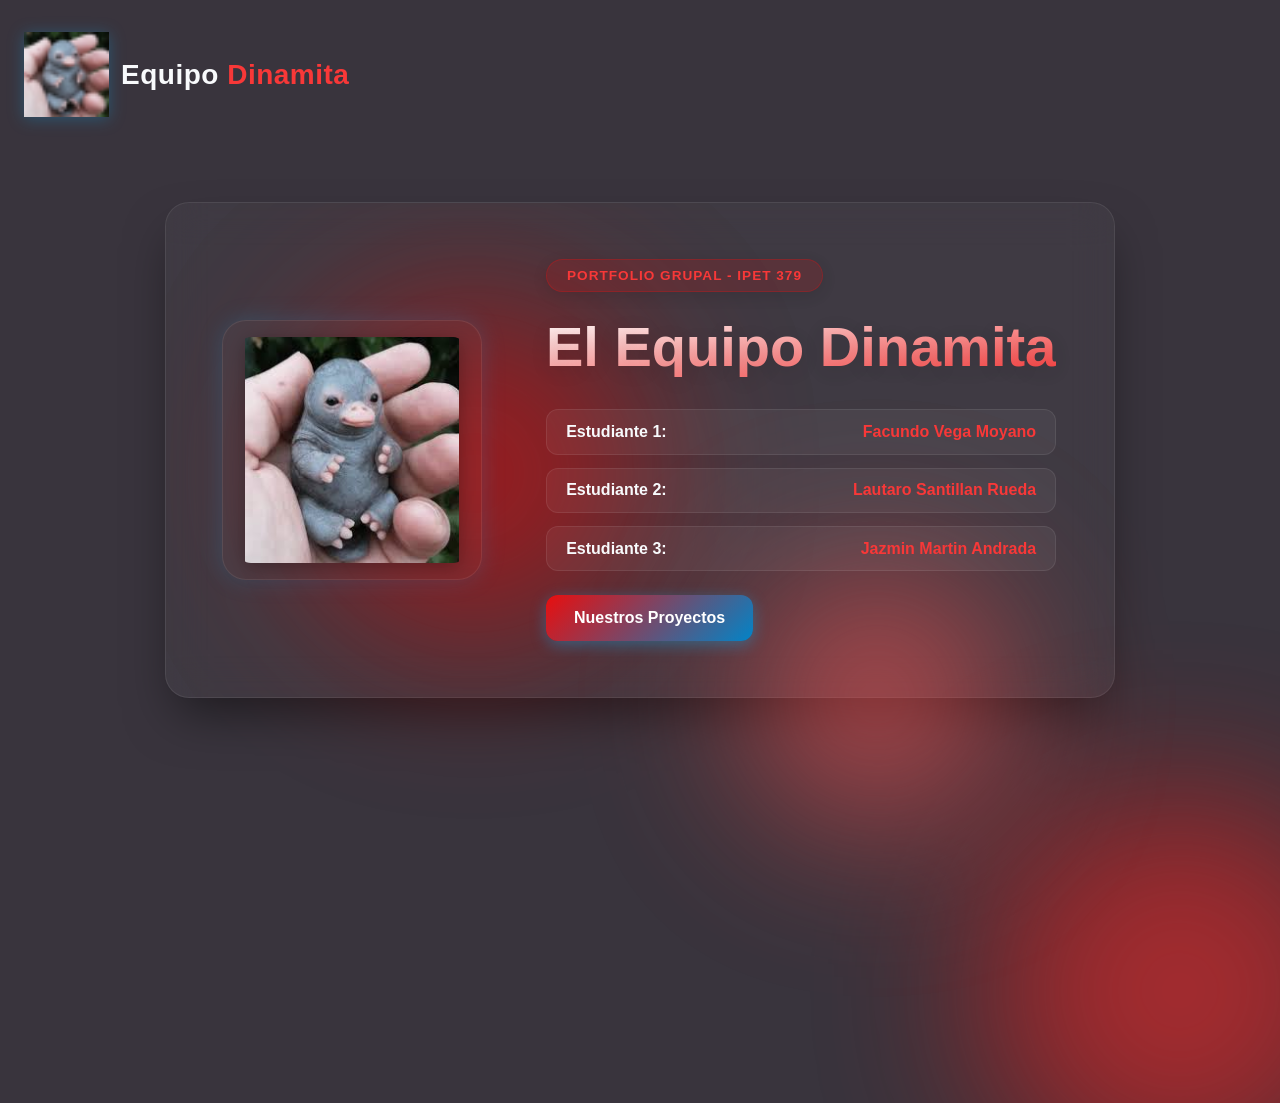
<file: portafolio grupal/index.html>
<!DOCTYPE html>
<html lang="en">

<head>
    <meta charset="UTF-8">
    <meta name="description" content="Portafolio Creado por Grupo N°2">
    <title>Portfolio grupal | Ipet Nl ° 379</title>
    <link rel="icon" type="image/png" href="recursos_assets/orni.png">
    <link rel="stylesheet" type="text/css" href="./style.css">
</head>

<body>
    <header class="site-header">
        <a href="#" class="logo">
            <img src="recursos_assets/brenda.png" alt="" class="logo-image" onerror="this.style.display='none'">
            <span class="logo-text">Equipo <span class="accent">Dinamita</span></span>
        </a>
    </header>
    <main class="hero">
        <div class="glass-card">
            <div class="group-logo-container">
                <img src="recursos_assets/orni.png" alt="" id="group-img" width="200">
            </div>

            <div class="content">
                <span class="badge">Portfolio Grupal - IPET 379</span>
                <h1 class="name">El Equipo Dinamita</h1>
                <ul class="team-list">
                    <li class="student">
                        <span class="role">Estudiante 1:</span>
                        <span class="student-name">Facundo Vega Moyano</span>
                    </li>
                    <li class="student">
                        <span class="role">Estudiante 2:</span>
                        <span class="student-name">Lautaro Santillan Rueda</span>
                    </li>
                    <li class="student">
                        <span class="role">Estudiante 3:</span>
                        <span class="student-name">Jazmin Martin Andrada</span>
                    </li>
                </ul>

                <div class="cta-group">
                    <button class="btn btn-primary">Nuestros Proyectos</button>
                </div>
            </div>

            <div class="background-blobs">
                <div class="blob blob-1"></div>
                <div class="blob blob-2"></div>
                <div class="blob blob-3"></div>
            </div>
    </main>
</body>

</html>
</file>
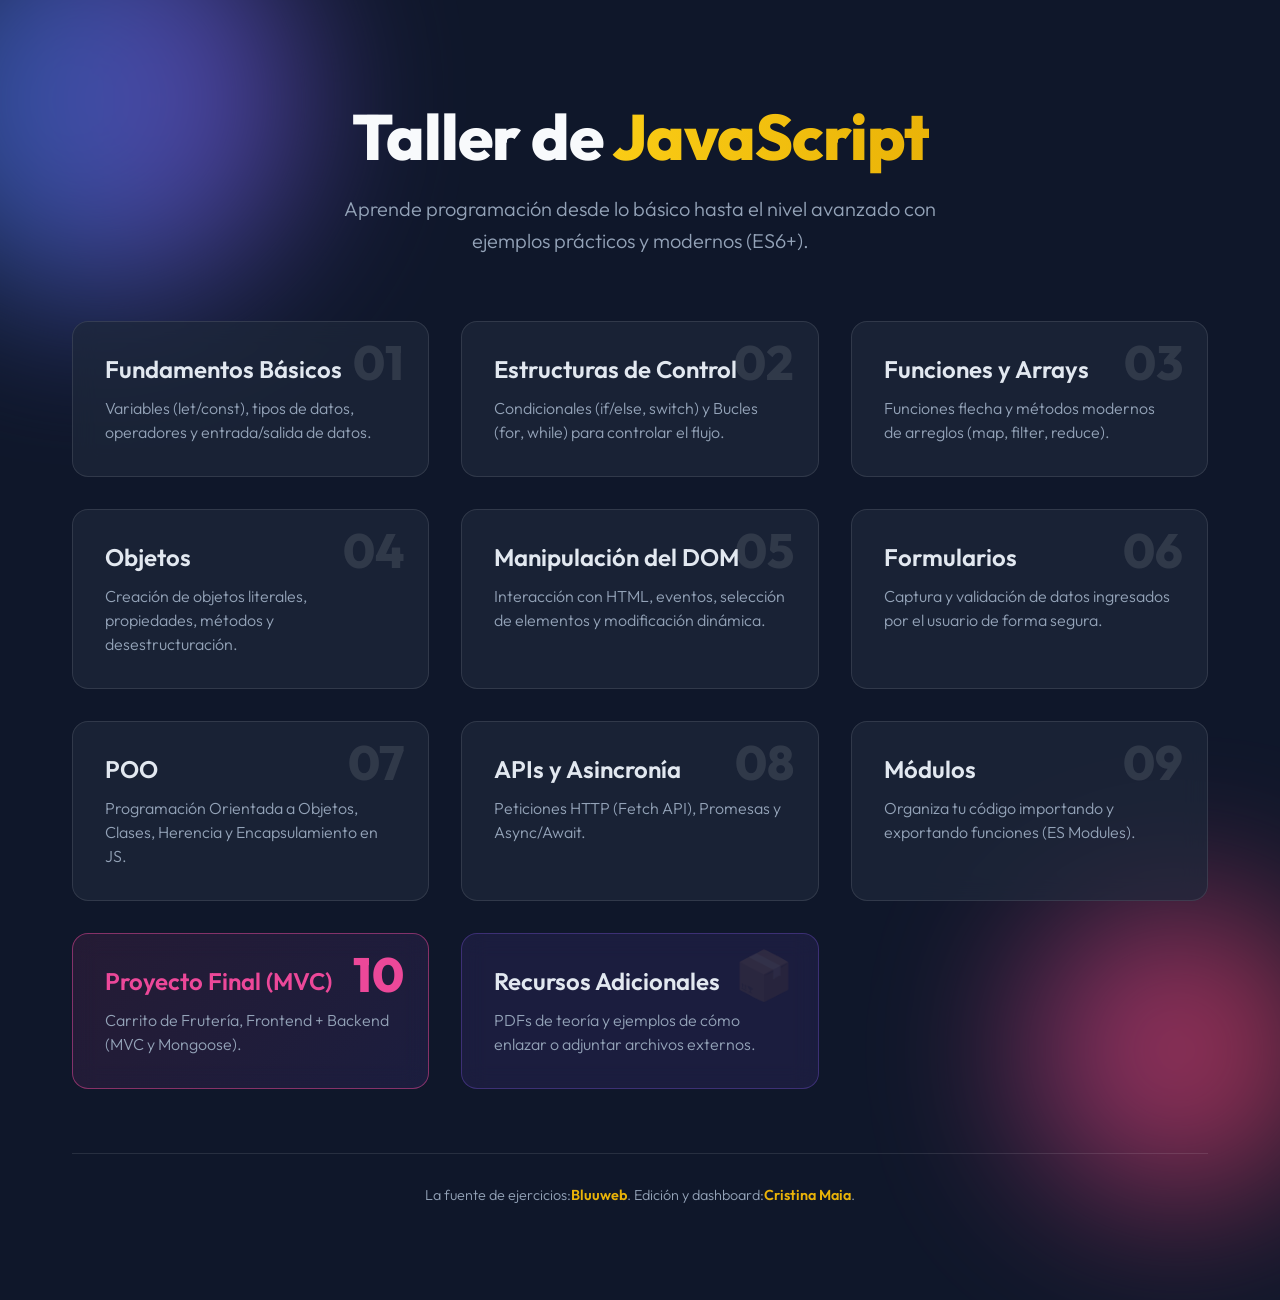
<file: portafolio grupal/Taller_JS/index.html>
<!DOCTYPE html>
<html lang="es">
<head>
    <meta charset="UTF-8">
    <meta name="viewport" content="width=device-width, initial-scale=1.0">
    <title>Taller de JavaScript | Dashboard</title>
    <!-- Fuentes modernas de Google Fonts -->
    <link rel="preconnect" href="https://fonts.googleapis.com">
    <link rel="preconnect" href="https://fonts.gstatic.com" crossorigin>
    <link href="https://fonts.googleapis.com/css2?family=Outfit:wght@300;400;600;800&display=swap" rel="stylesheet">
    <link rel="stylesheet" href="style.css">
</head>
<body>
    <!-- Efectos de fondo animados -->
    <div class="blob blob-1"></div>
    <div class="blob blob-2"></div>
    
    <div class="container">
        <header class="header">
            <h1 class="title">Taller de <span class="gradient-text">JavaScript</span></h1>
            <p class="subtitle">Aprende programación desde lo básico hasta el nivel avanzado con ejemplos prácticos y modernos (ES6+).</p>
        </header>

        <main class="grid-modules">
            <!-- Módulo 01 -->
            <a href="01_Fundamentos_Basicos/index.html" class="card">
                <div class="card-number">01</div>
                <h2 class="card-title">Fundamentos Básicos</h2>
                <p class="card-desc">Variables (let/const), tipos de datos, operadores y entrada/salida de datos.</p>
            </a>

            <!-- Módulo 02 -->
            <a href="02_Estructuras_Control/index.html" class="card">
                <div class="card-number">02</div>
                <h2 class="card-title">Estructuras de Control</h2>
                <p class="card-desc">Condicionales (if/else, switch) y Bucles (for, while) para controlar el flujo.</p>
            </a>

            <!-- Módulo 03 -->
            <a href="03_Funciones_Arrays/index.html" class="card">
                <div class="card-number">03</div>
                <h2 class="card-title">Funciones y Arrays</h2>
                <p class="card-desc">Funciones flecha y métodos modernos de arreglos (map, filter, reduce).</p>
            </a>

            <!-- Módulo 04 -->
            <a href="04_Objetos/index.html" class="card">
                <div class="card-number">04</div>
                <h2 class="card-title">Objetos</h2>
                <p class="card-desc">Creación de objetos literales, propiedades, métodos y desestructuración.</p>
            </a>

            <!-- Módulo 05 -->
            <a href="05_DOM/index.html" class="card">
                <div class="card-number">05</div>
                <h2 class="card-title">Manipulación del DOM</h2>
                <p class="card-desc">Interacción con HTML, eventos, selección de elementos y modificación dinámica.</p>
            </a>

            <!-- Módulo 06 -->
            <a href="06_Formularios/index.html" class="card">
                <div class="card-number">06</div>
                <h2 class="card-title">Formularios</h2>
                <p class="card-desc">Captura y validación de datos ingresados por el usuario de forma segura.</p>
            </a>

            <!-- Módulo 07 -->
            <a href="07_POO/index.html" class="card">
                <div class="card-number">07</div>
                <h2 class="card-title">POO</h2>
                <p class="card-desc">Programación Orientada a Objetos, Clases, Herencia y Encapsulamiento en JS.</p>
            </a>

            <!-- Módulo 08 -->
            <a href="08_APIs/index.html" class="card">
                <div class="card-number">08</div>
                <h2 class="card-title">APIs y Asincronía</h2>
                <p class="card-desc">Peticiones HTTP (Fetch API), Promesas y Async/Await.</p>
            </a>

            <a href="09_Modulos/index.html" class="card">
                <div class="card-number">09</div>
                <h2 class="card-title">Módulos</h2>
                <p class="card-desc">Organiza tu código importando y exportando funciones (ES Modules).</p>
            </a>

            <!-- Módulo 10: PROYECTO FINAL MVC -->
            <a href="10_Proyecto_Final_MVC/index.html" class="card card-special" style="background: linear-gradient(135deg, rgba(236, 72, 153, 0.1) 0%, rgba(139, 92, 246, 0.1) 100%); border-color: rgba(236, 72, 153, 0.5);">
                <div class="card-number" style="color: #ec4899;">10</div>
                <h2 class="card-title" style="color: #ec4899;">Proyecto Final (MVC)</h2>
                <p class="card-desc">Carrito de Frutería, Frontend + Backend (MVC y Mongoose).</p>
            </a>

            <!-- Recursos -->
            <a href="Recursos_y_Archivos/index.html" class="card card-special">
                <div class="card-number">📦</div>
                <h2 class="card-title">Recursos Adicionales</h2>
                <p class="card-desc">PDFs de teoría y ejemplos de cómo enlazar o adjuntar archivos externos.</p>
            </a>
        </main>
        <footer class="footer">
            <p>La fuente de ejercicios:<strong>Bluuweb</strong>. Edición y  dashboard:<strong>Cristina Maia</strong>.</p>
        </footer>
    </div>
</body>
</html>
</file>
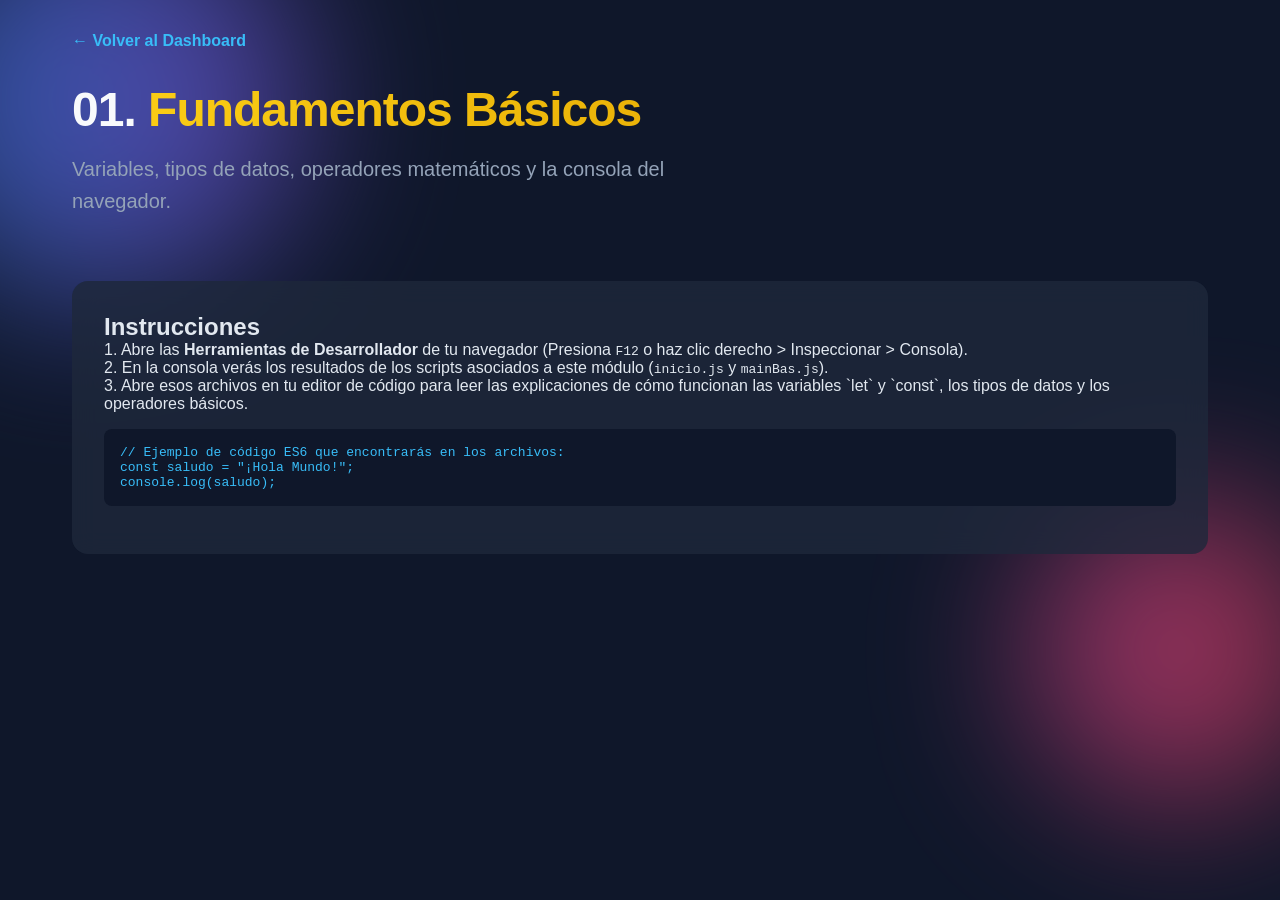
<file: portafolio grupal/Taller_JS/01_Fundamentos_Basicos/index.html>
<!DOCTYPE html>
<html lang="es">
<head>
    <meta charset="UTF-8">
    <meta name="viewport" content="width=device-width, initial-scale=1.0">
    <title>Módulo 01: Fundamentos Básicos</title>
    <!-- Usamos el estilo base del Dashboard -->
    <link rel="stylesheet" href="../style.css">
    <style>
        .module-content {
            background: rgba(30, 41, 59, 0.8);
            backdrop-filter: blur(12px);
            border-radius: 16px;
            padding: 2rem;
            margin-top: 2rem;
            color: #e2e8f0;
        }
        .code-block {
            background: #0f172a;
            padding: 1rem;
            border-radius: 8px;
            font-family: monospace;
            margin: 1rem 0;
            color: #38bdf8;
        }
        .btn-back {
            display: inline-block;
            margin-bottom: 2rem;
            color: #38bdf8;
            text-decoration: none;
            font-weight: 600;
        }
        .btn-back:hover {
            color: #7dd3fc;
        }
    </style>
</head>
<body>
    <div class="blob blob-1"></div>
    <div class="blob blob-2"></div>
    
    <div class="container">
        <a href="../index.html" class="btn-back">← Volver al Dashboard</a>
        
        <header class="header" style="margin-top: 0; text-align: left;">
            <h1 class="title" style="font-size: 3rem;">01. <span class="gradient-text">Fundamentos Básicos</span></h1>
            <p class="subtitle" style="margin: 0;">Variables, tipos de datos, operadores matemáticos y la consola del navegador.</p>
        </header>

        <main class="module-content">
            <h2>Instrucciones</h2>
            <p>1. Abre las <b>Herramientas de Desarrollador</b> de tu navegador (Presiona <code>F12</code> o haz clic derecho > Inspeccionar > Consola).</p>
            <p>2. En la consola verás los resultados de los scripts asociados a este módulo (<code>inicio.js</code> y <code>mainBas.js</code>).</p>
            <p>3. Abre esos archivos en tu editor de código para leer las explicaciones de cómo funcionan las variables `let` y `const`, los tipos de datos y los operadores básicos.</p>
            
            <div class="code-block">
                // Ejemplo de código ES6 que encontrarás en los archivos:<br>
                const saludo = "¡Hola Mundo!";<br>
                console.log(saludo);
            </div>
        </main>
    </div>

    <!-- Scripts del módulo 1 refactorizados a ES6+ -->
    <script src="inicio.js"></script>
    <script src="mainBas.js"></script>
</body>
</html>
</file>
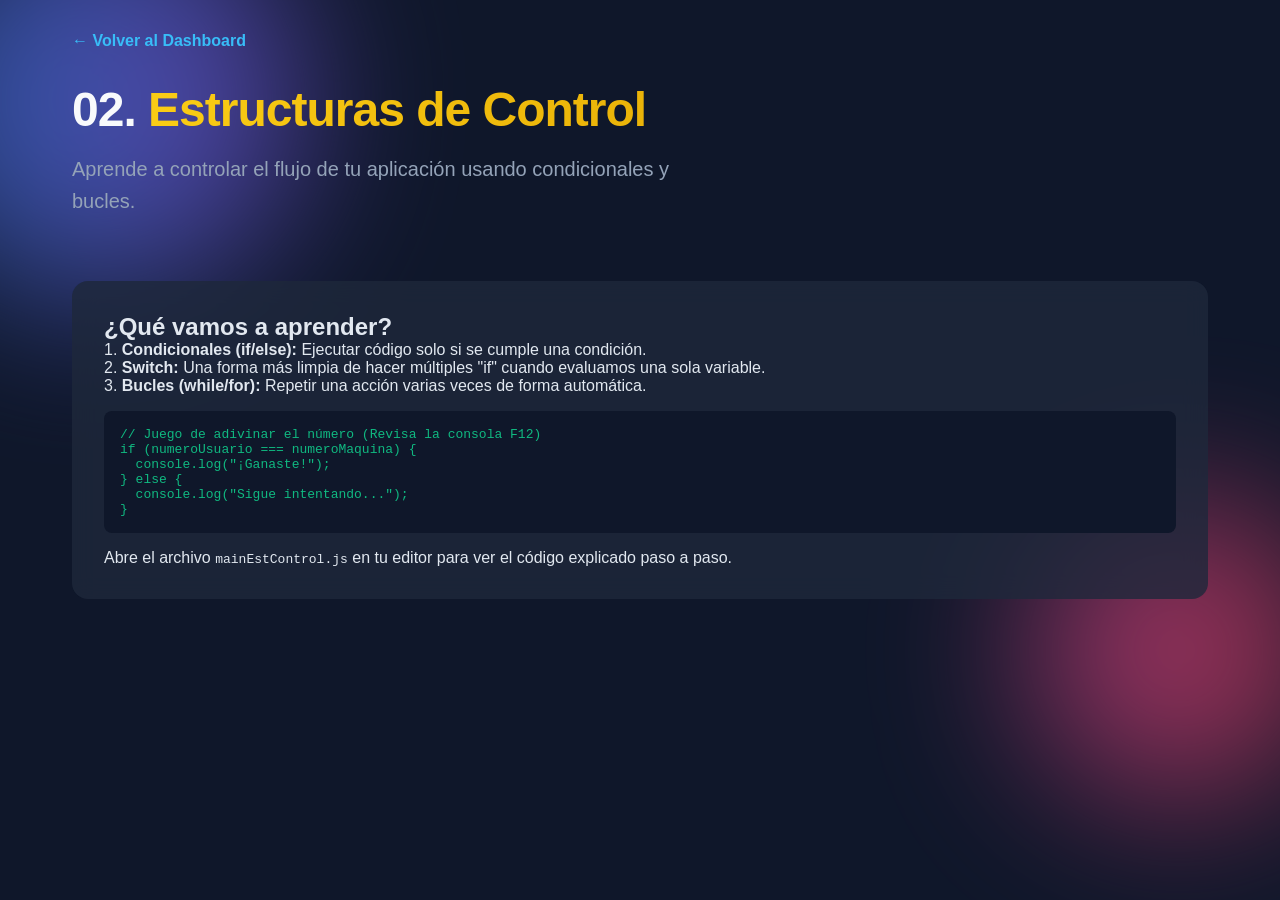
<file: portafolio grupal/Taller_JS/02_Estructuras_Control/index.html>
<!DOCTYPE html>
<html lang="es">
<head>
    <meta charset="UTF-8">
    <meta name="viewport" content="width=device-width, initial-scale=1.0">
    <title>Módulo 02: Estructuras de Control</title>
    <!-- Estilos compartidos -->
    <link rel="stylesheet" href="../style.css">
    <style>
        .module-content {
            background: rgba(30, 41, 59, 0.8);
            backdrop-filter: blur(12px);
            border-radius: 16px;
            padding: 2rem;
            margin-top: 2rem;
            color: #e2e8f0;
        }
        .code-block {
            background: #0f172a;
            padding: 1rem;
            border-radius: 8px;
            font-family: monospace;
            margin: 1rem 0;
            color: #10b981;
        }
        .btn-back {
            display: inline-block;
            margin-bottom: 2rem;
            color: #38bdf8;
            text-decoration: none;
            font-weight: 600;
        }
        .btn-back:hover {
            color: #7dd3fc;
        }
    </style>
</head>
<body>
    <div class="blob blob-1"></div>
    <div class="blob blob-2"></div>
    
    <div class="container">
        <a href="../index.html" class="btn-back">← Volver al Dashboard</a>
        
        <header class="header" style="margin-top: 0; text-align: left;">
            <h1 class="title" style="font-size: 3rem;">02. <span class="gradient-text">Estructuras de Control</span></h1>
            <p class="subtitle" style="margin: 0;">Aprende a controlar el flujo de tu aplicación usando condicionales y bucles.</p>
        </header>

        <main class="module-content">
            <h2>¿Qué vamos a aprender?</h2>
            <p>1. <b>Condicionales (if/else):</b> Ejecutar código solo si se cumple una condición.</p>
            <p>2. <b>Switch:</b> Una forma más limpia de hacer múltiples "if" cuando evaluamos una sola variable.</p>
            <p>3. <b>Bucles (while/for):</b> Repetir una acción varias veces de forma automática.</p>
            
            <div class="code-block">
                // Juego de adivinar el número (Revisa la consola F12)<br>
                if (numeroUsuario === numeroMaquina) {<br>
                &nbsp;&nbsp;console.log("¡Ganaste!");<br>
                } else {<br>
                &nbsp;&nbsp;console.log("Sigue intentando...");<br>
                }
            </div>

            <p>Abre el archivo <code>mainEstControl.js</code> en tu editor para ver el código explicado paso a paso.</p>
        </main>
    </div>

    <!-- Script del módulo 2 -->
    <script src="mainEstControl.js"></script>
</body>
</html>
</file>
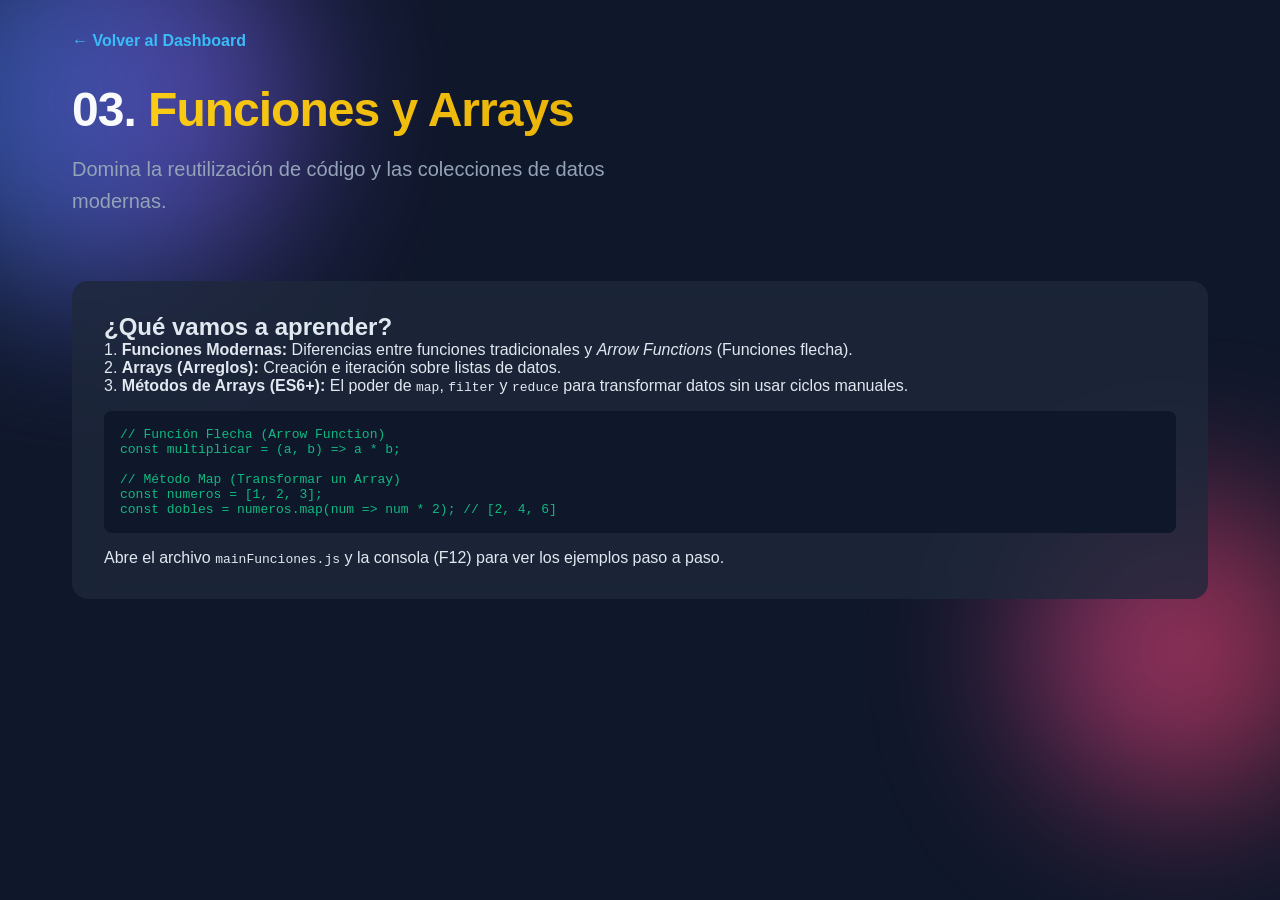
<file: portafolio grupal/Taller_JS/03_Funciones_Arrays/index.html>
<!DOCTYPE html>
<html lang="es">
<head>
    <meta charset="UTF-8">
    <meta name="viewport" content="width=device-width, initial-scale=1.0">
    <title>Módulo 03: Funciones y Arrays</title>
    <!-- Estilos compartidos -->
    <link rel="stylesheet" href="../style.css">
    <style>
        .module-content {
            background: rgba(30, 41, 59, 0.8);
            backdrop-filter: blur(12px);
            border-radius: 16px;
            padding: 2rem;
            margin-top: 2rem;
            color: #e2e8f0;
        }
        .code-block {
            background: #0f172a;
            padding: 1rem;
            border-radius: 8px;
            font-family: monospace;
            margin: 1rem 0;
            color: #10b981;
        }
        .btn-back {
            display: inline-block;
            margin-bottom: 2rem;
            color: #38bdf8;
            text-decoration: none;
            font-weight: 600;
        }
        .btn-back:hover {
            color: #7dd3fc;
        }
    </style>
</head>
<body>
    <div class="blob blob-1"></div>
    <div class="blob blob-2"></div>
    
    <div class="container">
        <a href="../index.html" class="btn-back">← Volver al Dashboard</a>
        
        <header class="header" style="margin-top: 0; text-align: left;">
            <h1 class="title" style="font-size: 3rem;">03. <span class="gradient-text">Funciones y Arrays</span></h1>
            <p class="subtitle" style="margin: 0;">Domina la reutilización de código y las colecciones de datos modernas.</p>
        </header>

        <main class="module-content">
            <h2>¿Qué vamos a aprender?</h2>
            <p>1. <b>Funciones Modernas:</b> Diferencias entre funciones tradicionales y <i>Arrow Functions</i> (Funciones flecha).</p>
            <p>2. <b>Arrays (Arreglos):</b> Creación e iteración sobre listas de datos.</p>
            <p>3. <b>Métodos de Arrays (ES6+):</b> El poder de <code>map</code>, <code>filter</code> y <code>reduce</code> para transformar datos sin usar ciclos manuales.</p>
            
            <div class="code-block">
                // Función Flecha (Arrow Function)<br>
                const multiplicar = (a, b) => a * b;<br>
                <br>
                // Método Map (Transformar un Array)<br>
                const numeros = [1, 2, 3];<br>
                const dobles = numeros.map(num => num * 2); // [2, 4, 6]
            </div>

            <p>Abre el archivo <code>mainFunciones.js</code> y la consola (F12) para ver los ejemplos paso a paso.</p>
        </main>
    </div>

    <!-- Script del módulo 3 -->
    <script src="mainFunciones.js"></script>
</body>
</html>
</file>
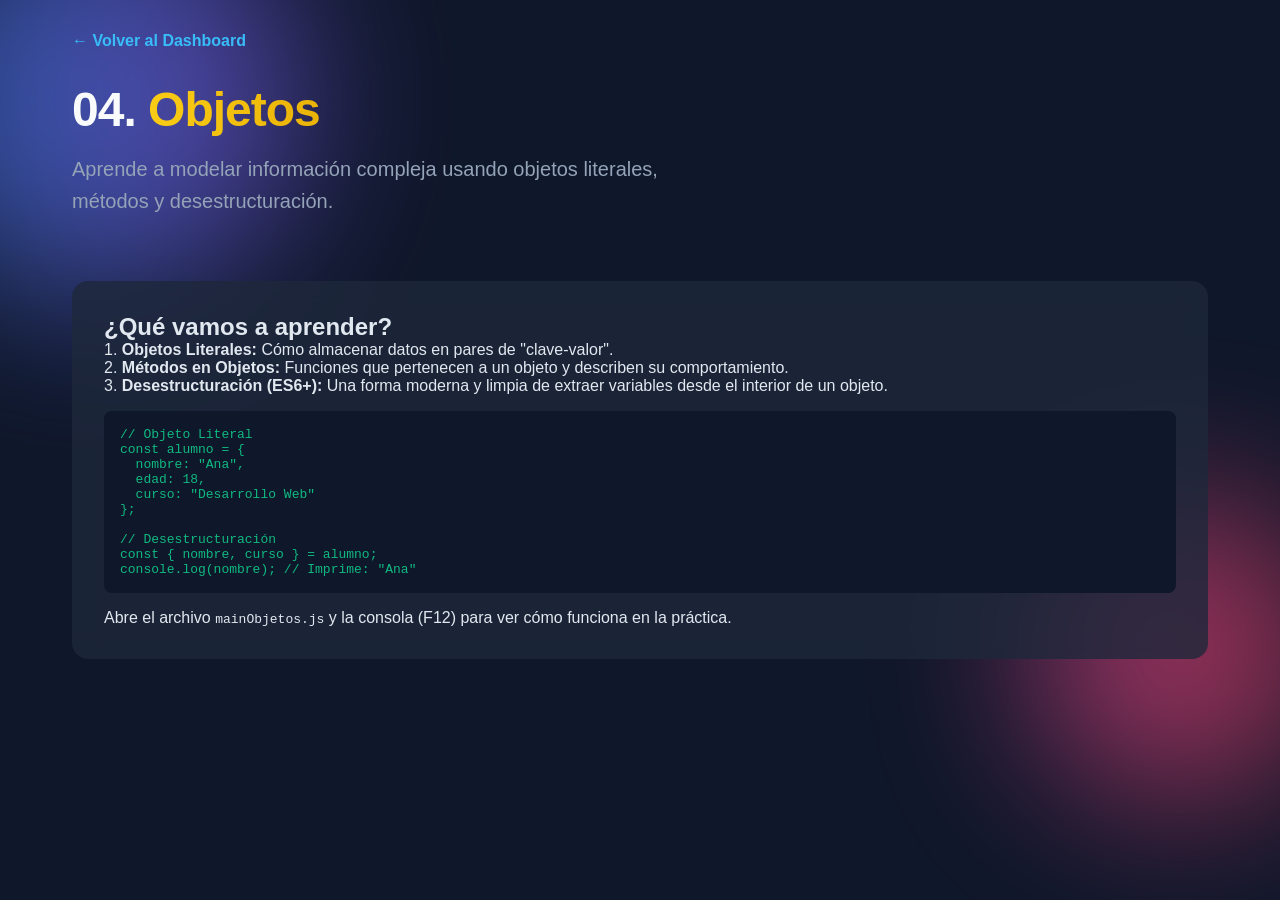
<file: portafolio grupal/Taller_JS/04_Objetos/index.html>
<!DOCTYPE html>
<html lang="es">
<head>
    <meta charset="UTF-8">
    <meta name="viewport" content="width=device-width, initial-scale=1.0">
    <title>Módulo 04: Objetos</title>
    <!-- Estilos compartidos -->
    <link rel="stylesheet" href="../style.css">
    <style>
        .module-content {
            background: rgba(30, 41, 59, 0.8);
            backdrop-filter: blur(12px);
            border-radius: 16px;
            padding: 2rem;
            margin-top: 2rem;
            color: #e2e8f0;
        }
        .code-block {
            background: #0f172a;
            padding: 1rem;
            border-radius: 8px;
            font-family: monospace;
            margin: 1rem 0;
            color: #10b981;
        }
        .btn-back {
            display: inline-block;
            margin-bottom: 2rem;
            color: #38bdf8;
            text-decoration: none;
            font-weight: 600;
        }
        .btn-back:hover {
            color: #7dd3fc;
        }
    </style>
</head>
<body>
    <div class="blob blob-1"></div>
    <div class="blob blob-2"></div>
    
    <div class="container">
        <a href="../index.html" class="btn-back">← Volver al Dashboard</a>
        
        <header class="header" style="margin-top: 0; text-align: left;">
            <h1 class="title" style="font-size: 3rem;">04. <span class="gradient-text">Objetos</span></h1>
            <p class="subtitle" style="margin: 0;">Aprende a modelar información compleja usando objetos literales, métodos y desestructuración.</p>
        </header>

        <main class="module-content">
            <h2>¿Qué vamos a aprender?</h2>
            <p>1. <b>Objetos Literales:</b> Cómo almacenar datos en pares de "clave-valor".</p>
            <p>2. <b>Métodos en Objetos:</b> Funciones que pertenecen a un objeto y describen su comportamiento.</p>
            <p>3. <b>Desestructuración (ES6+):</b> Una forma moderna y limpia de extraer variables desde el interior de un objeto.</p>
            
            <div class="code-block">
                // Objeto Literal<br>
                const alumno = {<br>
                &nbsp;&nbsp;nombre: "Ana",<br>
                &nbsp;&nbsp;edad: 18,<br>
                &nbsp;&nbsp;curso: "Desarrollo Web"<br>
                };<br>
                <br>
                // Desestructuración<br>
                const { nombre, curso } = alumno;<br>
                console.log(nombre); // Imprime: "Ana"
            </div>

            <p>Abre el archivo <code>mainObjetos.js</code> y la consola (F12) para ver cómo funciona en la práctica.</p>
        </main>
    </div>

    <!-- Script del módulo 4 -->
    <script src="mainObjetos.js"></script>
</body>
</html>
</file>
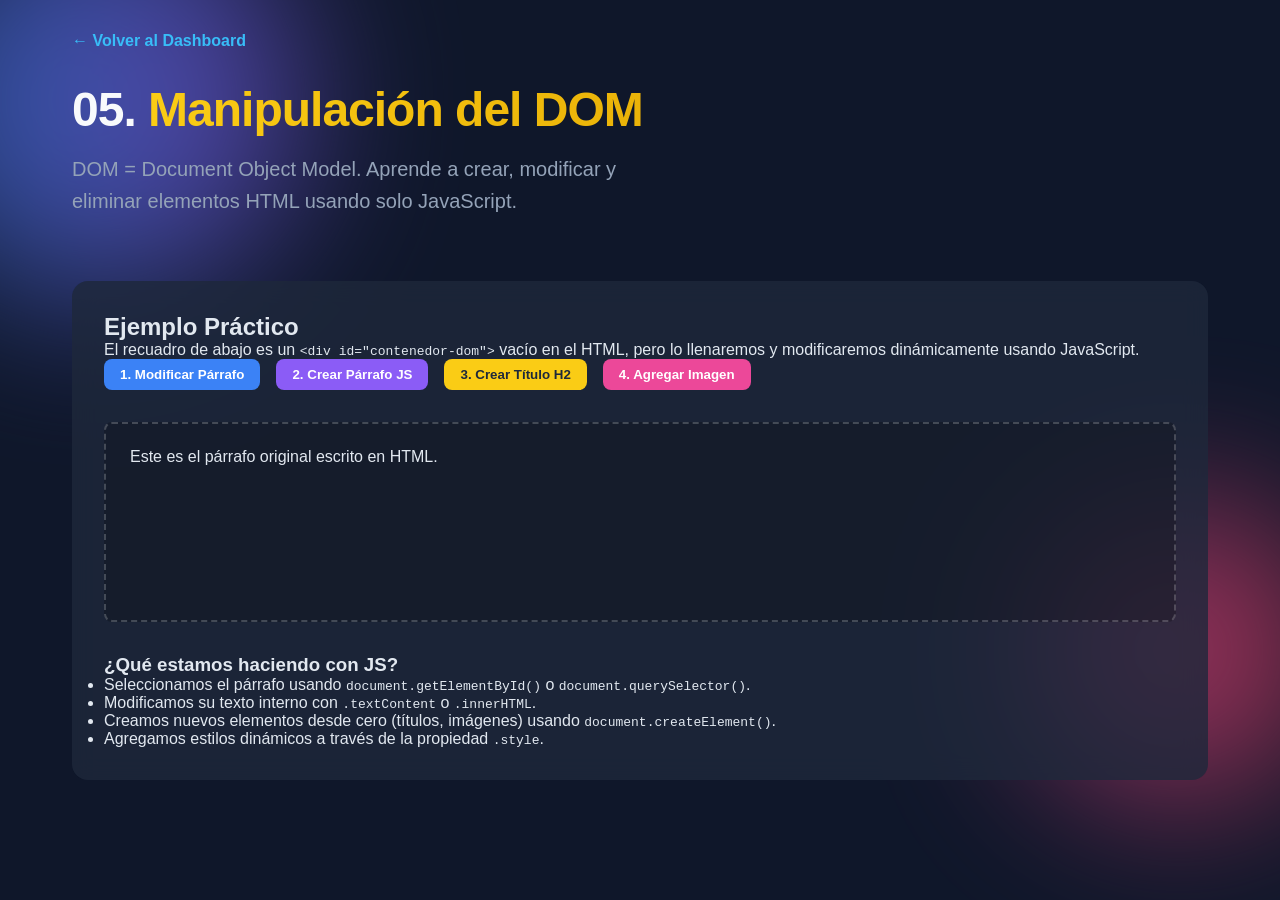
<file: portafolio grupal/Taller_JS/05_DOM/index.html>
<!DOCTYPE html>
<html lang="es">
<head>
    <meta charset="UTF-8">
    <meta name="viewport" content="width=device-width, initial-scale=1.0">
    <title>Módulo 05: Manipulación del DOM</title>
    <!-- Estilos compartidos -->
    <link rel="stylesheet" href="../style.css">
    <style>
        .module-content {
            background: rgba(30, 41, 59, 0.8);
            backdrop-filter: blur(12px);
            border-radius: 16px;
            padding: 2rem;
            margin-top: 2rem;
            color: #e2e8f0;
        }
        .code-block {
            background: #0f172a;
            padding: 1rem;
            border-radius: 8px;
            font-family: monospace;
            margin: 1rem 0;
            color: #facc15;
        }
        .btn-back {
            display: inline-block;
            margin-bottom: 2rem;
            color: #38bdf8;
            text-decoration: none;
            font-weight: 600;
        }
        .btn-back:hover {
            color: #7dd3fc;
        }
        
        /* Contenedor específico donde inyectaremos elementos con JS */
        #contenedor-dom {
            margin-top: 2rem;
            padding: 2rem;
            border: 2px dashed rgba(255, 255, 255, 0.2);
            border-radius: 12px;
            background: rgba(0, 0, 0, 0.2);
        }
    </style>
</head>
<body>
    <div class="blob blob-1"></div>
    <div class="blob blob-2"></div>
    
    <div class="container">
        <a href="../index.html" class="btn-back">← Volver al Dashboard</a>
        
        <header class="header" style="margin-top: 0; text-align: left;">
            <h1 class="title" style="font-size: 3rem;">05. <span class="gradient-text">Manipulación del DOM</span></h1>
            <p class="subtitle" style="margin: 0;">DOM = Document Object Model. Aprende a crear, modificar y eliminar elementos HTML usando solo JavaScript.</p>
        </header>

        <main class="module-content">
            <h2>Ejemplo Práctico</h2>
            <p>El recuadro de abajo es un <code>&lt;div id="contenedor-dom"&gt;</code> vacío en el HTML, pero lo llenaremos y modificaremos dinámicamente usando JavaScript.</p>
            
            <div style="margin-bottom: 2rem; display: flex; gap: 1rem; flex-wrap: wrap;">
                <button id="btn-modificar" style="padding: 0.5rem 1rem; background: #3b82f6; color: white; border: none; border-radius: 8px; cursor: pointer; font-weight: 600;">1. Modificar Párrafo</button>
                <button id="btn-crear-p" style="padding: 0.5rem 1rem; background: #8b5cf6; color: white; border: none; border-radius: 8px; cursor: pointer; font-weight: 600;">2. Crear Párrafo JS</button>
                <button id="btn-crear-h2" style="padding: 0.5rem 1rem; background: #facc15; color: #1e293b; border: none; border-radius: 8px; cursor: pointer; font-weight: 600;">3. Crear Título H2</button>
                <button id="btn-crear-img" style="padding: 0.5rem 1rem; background: #ec4899; color: white; border: none; border-radius: 8px; cursor: pointer; font-weight: 600;">4. Agregar Imagen</button>
            </div>

            <div id="contenedor-dom" style="border: 2px dashed rgba(255,255,255,0.2); padding: 1.5rem; border-radius: 8px; min-height: 200px;">
                <p id="parrafoOriginal" style="transition: all 0.3s ease;">Este es el párrafo original escrito en HTML.</p>
            </div>

            <h3 style="margin-top: 2rem;">¿Qué estamos haciendo con JS?</h3>
            <ul>
                <li>Seleccionamos el párrafo usando <code>document.getElementById()</code> o <code>document.querySelector()</code>.</li>
                <li>Modificamos su texto interno con <code>.textContent</code> o <code>.innerHTML</code>.</li>
                <li>Creamos nuevos elementos desde cero (títulos, imágenes) usando <code>document.createElement()</code>.</li>
                <li>Agregamos estilos dinámicos a través de la propiedad <code>.style</code>.</li>
            </ul>
        </main>
    </div>

    <!-- Script del módulo 5 refactorizado a ES6 -->
    <script src="ejemploDOM.js"></script>
</body>
</html>
</file>
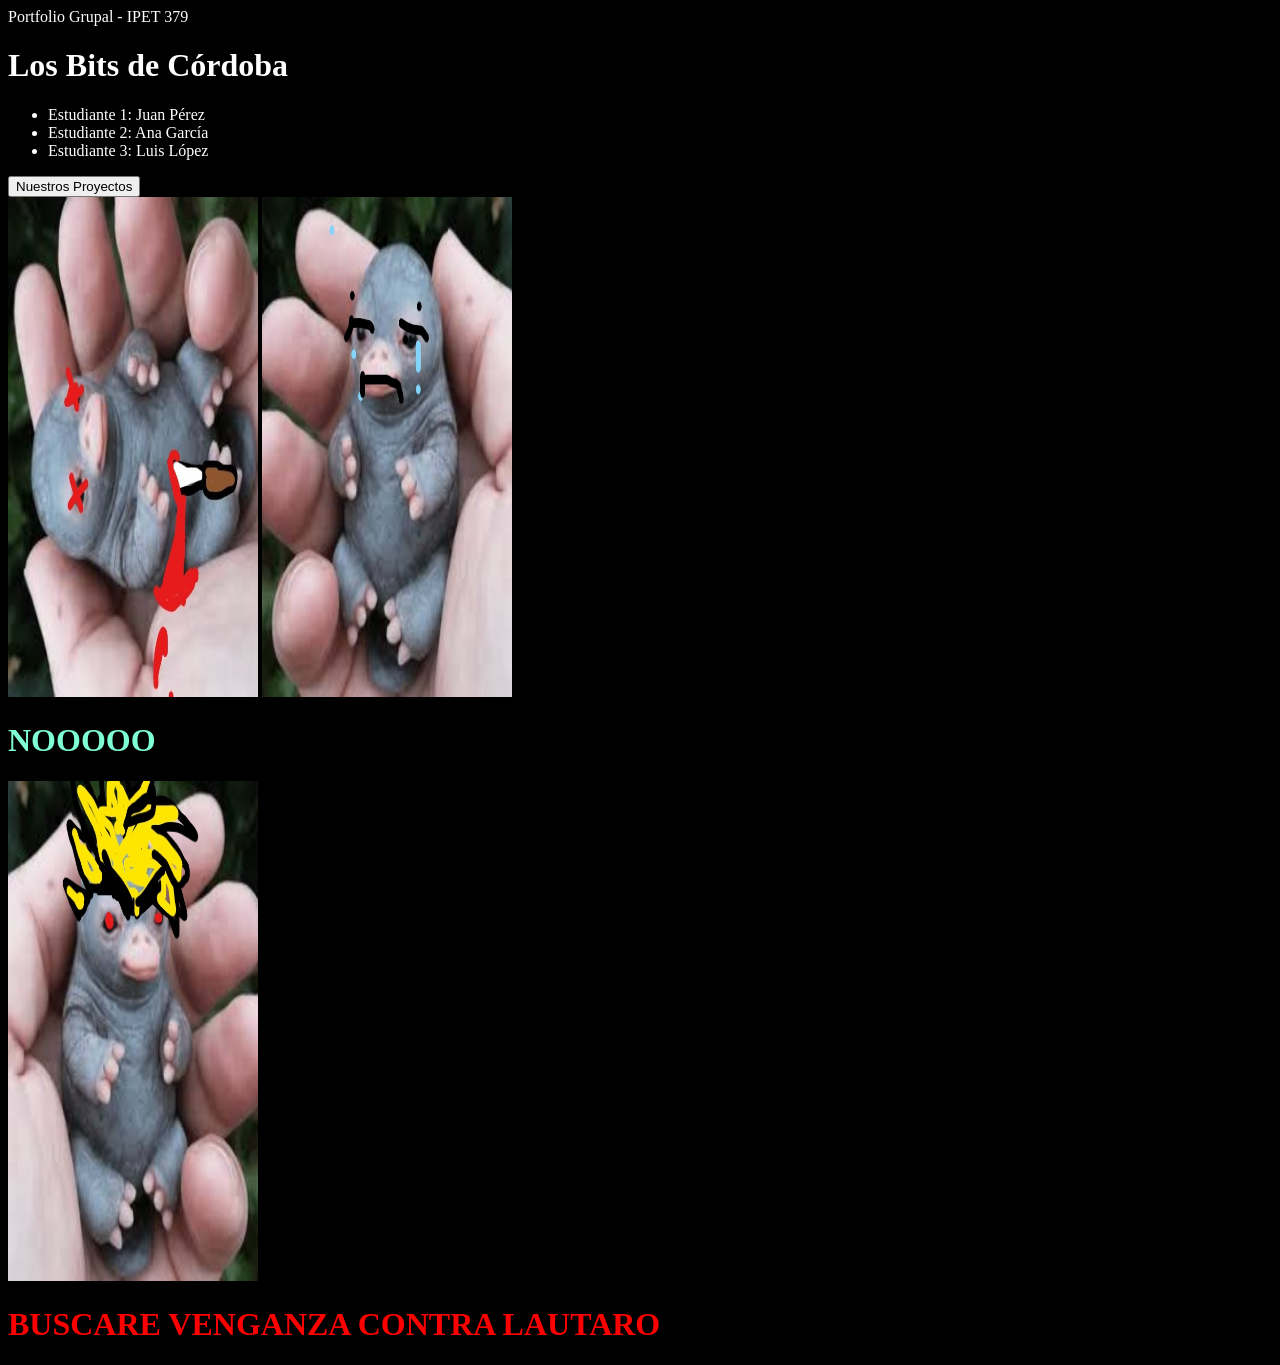
<file: portafolio grupal/recursos_assets/index2.html>
<!DOCTYPE html>
<html lang="en">

<head>
    <meta charset="UTF-8">
    <meta name="description" content="Portafolio Creado por Grupo N°2">
    <title>Portfolio grupal | Ipet N° 379</title>
    <link rel="icon" type="image/png" href="orni.png">
    <link rel="stylesheet" type="text/css" href="syle.css">

</head>

<body>
    <main class="hero">

        <div class="content">
            <span class="badge">Portfolio Grupal - IPET 379</span>
            <h1 class="name">Los Bits de Córdoba</h1>
            <ul class="team-list">
                <li class="student">
                    <span class="role">Estudiante 1:</span>
                    <span class="student-name">Juan Pérez</span>
                </li>
                <li class="student">
                    <span class="role">Estudiante 2:</span>
                    <span class="student-name">Ana García</span>
                </li>
                <li class="student">
                    <span class="role">Estudiante 3:</span>
                    <span class="student-name">Luis López</span>
                </li>
            </ul>

            <div class="cta-group">
                <button class="btn btn-primary">Nuestros Proyectos</button>
            </div>
        </div>

        <!--header class="site-header">

            <a href="#" class="logo">
                <span class="logo-text">equipo <span class="accent">dinaminta</span></span>
            </a>
        </header-->
        <img src="Inkedandroid-chrome2-512x512.jpg" alt="android-chrome-512x512.png" title="orni.png" width="250"
            height="500">
        <img src="Inkedandroid-chrome3-512x512.jpg" alt="android-chrome-512x512.png" title="orni.png" width="250"
            height="500">
        <h1 style="color: aquamarine;">NOOOOO</h1>
        <img src="Inkedandroid-chrome4-512x512.jpg" alt="android-chrome-512x512.png" title="orni.png" width="250"
            height="500">

        <h1 style="color: red;">BUSCARE VENGANZA CONTRA LAUTARO </h1>
    </main>
</body>

</html>
</file>
<file: portafolio grupal/style.css>
:root {
    --bg-dark: #020617;
    --primary-color: #e90e0e;
    --accent-color: #f83838;
    --glass-bg: rgba(255, 255, 255, 0.03);
    --glass-border: rgba(255, 255, 255, 0.08);
    --text-main: #f8fafc;
    --text-muted: #e1cbcb;
    --ramoncito: #39343d;
}


* {
    margin: 0;
    padding: 0;
    box-sizing: border-box;
}

body {
    font-family: 'Comic sans ms', sans-serif;
    background-color: var(--ramoncito);
    color: var(--text-main);
    min-height: 100vh;
    overflow-x: hidden;
    position: relative;
    display: flex;
    justify-content: center;
    align-items: center;
}

.background-blobs {
    position: absolute;
    top: 0;
    left: 0;
    width: 100vw;
    height: 100vh;
    overflow: hidden;
    z-index: -1;
}

.blob {
    position: absolute;
    filter: blur(80px);
    border-radius: 50%;
    opacity: 0.6;
    animation: float 20s infinite ease-in-out alternate;
}

.blob-1 {
    width: 40vh;
    height: 40vh;
    background: radial-gradient(circle, #e90e0e, #a10303);
    top: 10%;
    left: 10%;
    animation-delay: 0s;
}

.blob-2 {
    width: 45vh;
    height: 45vh;
    background: radial-gradient(circle, #f83838, #c70202);
    bottom: -10%;
    right: 5%;
    animation-delay: -5s;
}

.blob-3 {
    width: 30vh;
    height: 30vh;
    background: radial-gradient(circle, #fc7d7d, #e90e0e);
    top: 40%;
    left: 45%;
    animation-delay: -10s;
}

@keyframes float {
    0% {
        transform: translate(0, 0) scale(1);
    }

    50% {
        transform: translate(10vw, 5vh) scale(1.2);
    }

    100% {
        transform: translate(-5vw, 10vh) scale(0.9);
    }
}

/* Encabezado y Logo Superior */
.site-header {
    position: absolute;
    top: 0;
    left: 0;
    width: 50%;
    padding: 2rem 1.5rem;
    display: flex;
    justify-content: flex-start;
    align-items: center;
    z-index: 20;
}

.logo {
    display: flex;
    align-items: center;
    gap: 0.75rem;
    text-decoration: none;
    transition: transform 0.3s ease, text-shadow 0.3s ease;
}

.logo:hover {
    transform: translateY(-2px);
    text-shadow: 0 0 15px rgba(56, 189, 248, 0.4);
}

.logo-image {
    height: 85px;
    width: auto;
    object-fit: contain;
    filter: drop-shadow(0 2px 8px rgba(14, 165, 233, 0.3));
}

.logo-text {
    font-size: 1.75rem;
    font-weight: 800;
    color: var(--text-main);
    letter-spacing: 0.5px;
}

.logo-text .accent {
    color: var(--accent-color);
}

@media (max-width: 850px) {
    .site-header {
        padding: 1.5rem 2rem;
        justify-content: center;
    }
}

/* Glassmorphism Card*/
.hero {
    width: 100%;
    max-width: 1200px;
    padding: 2rem;
    display: flex;
    justify-content: center;
    z-index: 10;
}

.glass-card {
    background: var(--glass-bg);
    backdrop-filter: blur(20px);
    -webkit-backdrop-filter: blur(20px);
    border: 1px solid var(--glass-border);
    border-radius: 24px;
    box-shadow: 0 25px 50px -12px rgba(0, 0, 0, 0.5);
    padding: 3.5rem;
    display: flex;
    align-items: center;
    gap: 4rem;
    max-width: 950px;
    width: 100%;
    transition: transform 0.4s cubic-bezier(0.175, 0.885, 0.32, 1.275), box-shadow 0.4s ease;
}

.glass-card:hover {
    transform: translateY(-8px);
    box-shadow: 0 30px 60px -15px rgba(0, 0, 0, 0.6), inset 0 0 20px rgba(255, 255, 255, 0.02);
}


/* Group Logo Image */
.group-logo-container {
    flex-shrink: 0;
    width: 260px;
    height: 260px;
    border-radius: 24px;
    padding: 16px;
    background: var(--glass-bg);
    border: 1px solid var(--glass-border);
    box-shadow: 0 0 25px rgba(14, 165, 233, 0.2);
    display: flex;
    justify-content: center;
    align-items: center;
    transition: transform 0.4s ease, box-shadow 0.4s ease;
}

.group-logo-container:hover {
    transform: scale(1.05) translateY(-5px);
    box-shadow: 0 10px 35px rgba(14, 165, 233, 0.4);
}

#group-img {
    width: 100%;
    height: 100%;
    object-fit: contain;
    border-radius: 12px;
    filter: drop-shadow(0 4px 10px rgba(0, 0, 0, 0.3));
}

/* Content */
.content {
    display: flex;
    flex-direction: column;
    justify-content: center;
}


.badge {
    align-self: flex-start;
    background: rgba(233, 14, 14, 0.15);
    border: 1px solid rgba(233, 14, 14, 0.3);
    color: var(--accent-color);
    padding: 0.5rem 1.25rem;
    border-radius: 50px;
    font-size: 0.85rem;
    font-weight: 600;
    letter-spacing: 1px;
    text-transform: uppercase;
    margin-bottom: 1.5rem;
    box-shadow: 0 4px 15px rgba(0, 0, 0, 0.1);
}

.name {
    font-size: 3.5rem;
    font-weight: 800;
    margin-bottom: 0.5rem;
    background: linear-gradient(to bottom right, #ffffff, var(--accent-color));
    -webkit-background-clip: text;
    background-clip: text;
    -webkit-text-fill-color: transparent;
    color: transparent;
    line-height: 1.1;
    text-shadow: 0 4px 20px rgba(0, 0, 0, 0.1);
}


/*FAlta aLGO ACÁ*/



.role {
    color: var(--text-main);
    font-weight: 600;
    transition: color 0.3s ease, text-shadow 0.3s ease;
}

.role.active {
    color: var(--accent-color);
    text-shadow: 0 0 10px rgba(56, 189, 248, 0.5);
    font-weight: 800;
}


/*FALTA ALGO ACÁ*/

/* Buttons */
.cta-group {
    display: flex;
    gap: 1.25rem;
    flex-wrap: wrap;
}

.btn {
    padding: 0.875rem 1.75rem;
    border-radius: 12px;
    font-size: 1rem;
    font-weight: 600;
    cursor: pointer;
    font-family: inherit;
    transition: all 0.3s cubic-bezier(0.25, 0.8, 0.25, 1);
    display: inline-flex;
    align-items: center;
    justify-content: center;
}

.btn-primary {
    background: linear-gradient(135deg, var(--primary-color), #0284c7);
    color: white;
    border: none;
    box-shadow: 0 4px 15px rgba(14, 165, 233, 0.4);
}

.btn-primary:hover {
    box-shadow: 0 6px 22px rgba(14, 165, 233, 0.6);
    transform: translateY(-3px);
}

.btn-primary:active {
    transform: translateY(-1px);
}

/* Responsive */

@media (max-width: 850px) {
    .glass-card {
        flex-direction: column;
        text-align: center;
        padding: 2.5rem 1.5rem;
        gap: 2rem;
    }

    .badge {
        align-self: center;
    }

    .cta-group {
        justify-content: center;
    }

    .roles {
        justify-content: center;
    }

    .name {
        font-size: 2.75rem;
    }

    .group-logo-container {
        width: 200px;
        height: 200px;
    }
}

.team-list {
    margin: 1.5rem 0;
    display: flex;
    flex-direction: column;
    gap: 0.8rem;
    list-style: none;
    padding: 0;
}

.student {
    background: rgba(255, 255, 255, 0.05);
    padding: 0.8rem 1.2rem;
    border-radius: 12px;
    border: 1px solid var(--glass-border);
    display: flex;
    justify-content: space-between;
    align-items: center;
    transition: background 0.3s ease, transform 0.2s ease;
}

.student:hover {
    background: rgba(255, 255, 255, 0.08);
    transform: translateX(5px);
}

.student-name {
    font-weight: 600;
    color: var(--accent-color);
}
</file>
<file: portafolio grupal/Taller_JS/style.css>
/* Reset de estilos básicos */
* {
    margin: 0;
    padding: 0;
    box-sizing: border-box;
}

body {
    font-family: 'Outfit', sans-serif;
    background-color: #0f172a; /* Fondo oscuro y elegante */
    color: #f8fafc;
    min-height: 100vh;
    overflow-x: hidden;
    position: relative;
    padding-bottom: 4rem;
}

/* Efectos de fondo difuminados (Blobs) */
.blob {
    position: absolute;
    filter: blur(80px);
    z-index: -1;
    opacity: 0.6;
    border-radius: 50%;
    animation: float 10s infinite ease-in-out alternate;
}

.blob-1 {
    top: -100px;
    left: -100px;
    width: 400px;
    height: 400px;
    background: linear-gradient(to right, #3b82f6, #8b5cf6);
}

.blob-2 {
    bottom: 100px;
    right: -50px;
    width: 300px;
    height: 300px;
    background: linear-gradient(to right, #ec4899, #f43f5e);
    animation-delay: -5s;
}

@keyframes float {
    0% { transform: translate(0, 0) scale(1); }
    100% { transform: translate(50px, 50px) scale(1.1); }
}

/* Contenedor principal */
.container {
    max-width: 1200px;
    margin: 0 auto;
    padding: 2rem;
}

/* Encabezado */
.header {
    text-align: center;
    margin-top: 4rem;
    margin-bottom: 4rem;
}

.title {
    font-size: 4rem;
    font-weight: 800;
    margin-bottom: 1rem;
    letter-spacing: -1px;
}

.gradient-text {
    background: linear-gradient(to right, #facc15, #eab308);
    -webkit-background-clip: text;
    -webkit-text-fill-color: transparent;
    background-clip: text;
}

.subtitle {
    font-size: 1.25rem;
    color: #94a3b8;
    max-width: 600px;
    margin: 0 auto;
    font-weight: 300;
    line-height: 1.6;
}

/* Grilla de módulos */
.grid-modules {
    display: grid;
    grid-template-columns: repeat(auto-fit, minmax(300px, 1fr));
    gap: 2rem;
}

/* Tarjeta (Card) con estilo Glassmorphism */
.card {
    background: rgba(30, 41, 59, 0.7);
    backdrop-filter: blur(12px);
    -webkit-backdrop-filter: blur(12px);
    border: 1px solid rgba(255, 255, 255, 0.1);
    border-radius: 16px;
    padding: 2rem;
    text-decoration: none;
    color: inherit;
    transition: all 0.3s ease;
    display: flex;
    flex-direction: column;
    position: relative;
    overflow: hidden;
}

.card::before {
    content: '';
    position: absolute;
    top: 0;
    left: 0;
    width: 100%;
    height: 100%;
    background: linear-gradient(135deg, rgba(255,255,255,0.05) 0%, rgba(255,255,255,0) 100%);
    opacity: 0;
    transition: opacity 0.3s ease;
}

.card:hover {
    transform: translateY(-10px);
    border-color: rgba(255, 255, 255, 0.2);
    box-shadow: 0 20px 40px rgba(0, 0, 0, 0.3);
}

.card:hover::before {
    opacity: 1;
}

.card-number {
    font-size: 3rem;
    font-weight: 800;
    color: rgba(255, 255, 255, 0.1);
    position: absolute;
    top: 1rem;
    right: 1.5rem;
    line-height: 1;
}

.card-title {
    font-size: 1.5rem;
    font-weight: 600;
    margin-bottom: 0.75rem;
    color: #e2e8f0;
    z-index: 1;
}

.card-desc {
    color: #94a3b8;
    line-height: 1.5;
    font-weight: 300;
    z-index: 1;
}

.card-special {
    background: rgba(139, 92, 246, 0.1);
    border: 1px solid rgba(139, 92, 246, 0.3);
}

.card-special:hover {
    border-color: rgba(139, 92, 246, 0.6);
    box-shadow: 0 20px 40px rgba(139, 92, 246, 0.2);
}

/* Responsive */
@media (max-width: 768px) {
    .title {
        font-size: 3rem;
    }
    .header {
        margin-top: 2rem;
        margin-bottom: 2rem;
    }
}

/* Estilos para el Footer */
.footer {
    text-align: center;
    margin-top: 4rem;
    padding-top: 2rem;
    border-top: 1px solid rgba(255, 255, 255, 0.1);
    color: #94a3b8;
    font-size: 0.9rem;
    font-weight: 300;
}

.footer strong {
    color: #eab308;
    font-weight: 600;
}
</file>
<file: portafolio grupal/recursos_assets/syle.css>
body {
    color: aquamarine;
    color: red;
    background-color: black;
}

.content {
    background-color: black;
    color: white;
}
</file>
